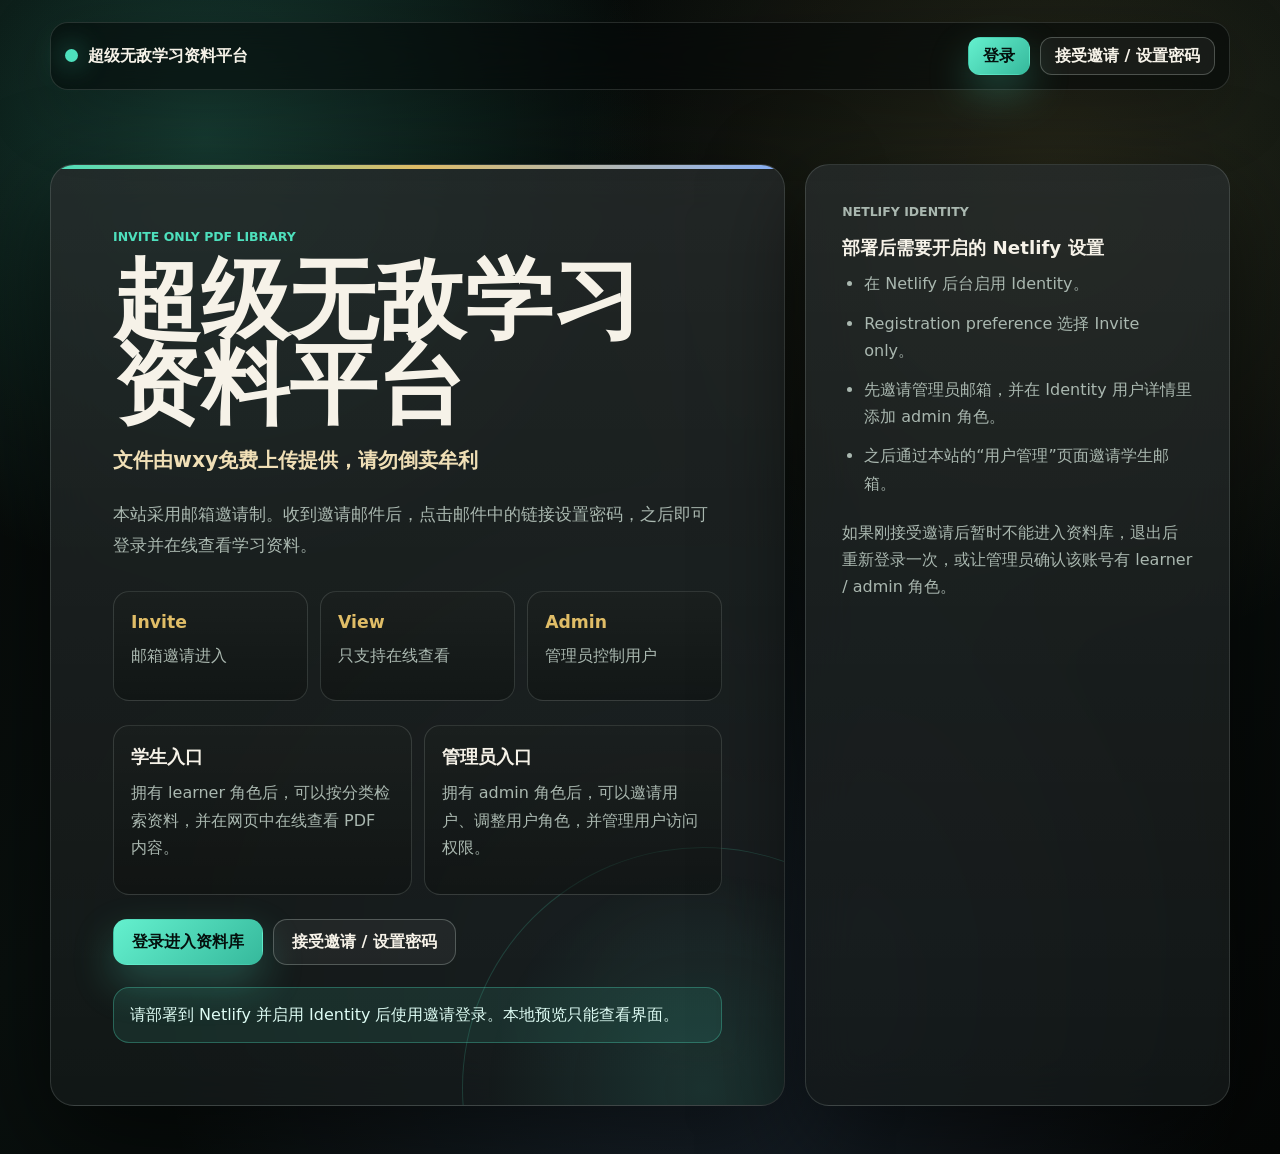
<file: index.html>
<!doctype html>
<html lang="zh-CN">
  <head>
    <meta charset="UTF-8" />
    <meta name="viewport" content="width=device-width, initial-scale=1.0" />
    <meta
      name="description"
      content="超级无敌学习资料平台，采用 Netlify Identity 邀请制登录，登录后在线查看 PDF 学习资料。"
    />
    <title>超级无敌学习资料平台</title>
    <link rel="preconnect" href="https://identity.netlify.com" />
    <link rel="dns-prefetch" href="https://identity.netlify.com" />
    <link rel="stylesheet" href="./src/styles.css" />
    <style>
      :root {
        color-scheme: dark;
        --bg: #050706;
        --ink: #f6f2e8;
        --muted: #aab8b0;
        --soft: #7e8c85;
        --line: rgba(223, 236, 226, 0.15);
        --line-strong: rgba(223, 236, 226, 0.26);
        --panel: rgba(13, 19, 18, 0.78);
        --panel-strong: rgba(18, 27, 25, 0.9);
        --green: #4ee0bd;
        --gold: #e0bd67;
        --blue: #8bb5ff;
        --shadow: 0 34px 100px rgba(0, 0, 0, 0.58);
      }

      * {
        box-sizing: border-box;
      }

      [hidden] {
        display: none !important;
      }

      html,
      body {
        margin: 0;
        min-height: 100%;
        background: var(--bg);
        color: var(--ink);
        font-family:
          Inter, ui-sans-serif, system-ui, -apple-system, BlinkMacSystemFont, "Segoe UI", "Microsoft YaHei",
          sans-serif;
      }

      body {
        background:
          radial-gradient(circle at 16% 12%, rgba(78, 224, 189, 0.24), transparent 28rem),
          radial-gradient(circle at 82% 16%, rgba(224, 189, 103, 0.14), transparent 30rem),
          radial-gradient(circle at 55% 88%, rgba(139, 181, 255, 0.16), transparent 34rem),
          linear-gradient(145deg, #050706 0%, #09100e 48%, #050706 100%);
      }

      body::before {
        content: "";
        position: fixed;
        inset: 0;
        pointer-events: none;
        background-image:
          linear-gradient(rgba(255, 255, 255, 0.035) 1px, transparent 1px),
          linear-gradient(90deg, rgba(255, 255, 255, 0.026) 1px, transparent 1px);
        background-size: 54px 54px;
        mask-image: linear-gradient(to bottom, rgba(0, 0, 0, 0.72), transparent 82%);
      }

      .auth-view {
        min-height: 100vh;
        padding: 22px;
      }

      .auth-nav {
        position: relative;
        z-index: 2;
        display: flex;
        justify-content: space-between;
        align-items: center;
        width: min(1180px, 100%);
        margin: 0 auto 18px;
        padding: 14px;
        border: 1px solid var(--line);
        border-radius: 18px;
        background: rgba(5, 8, 7, 0.58);
        box-shadow: 0 20px 70px rgba(0, 0, 0, 0.24);
        backdrop-filter: blur(20px);
      }

      .auth-nav strong {
        display: inline-flex;
        align-items: center;
        gap: 10px;
        font-size: 1rem;
      }

      .auth-nav strong span {
        width: 13px;
        height: 13px;
        border-radius: 99px;
        background: var(--green);
        box-shadow: 0 0 28px rgba(78, 224, 189, 0.9);
      }

      .auth-nav div,
      .auth-actions {
        display: flex;
        flex-wrap: wrap;
        gap: 10px;
      }

      .auth-shell {
        position: relative;
        z-index: 1;
        display: grid;
        grid-template-columns: minmax(0, 1.35fr) minmax(320px, 0.78fr);
        gap: 20px;
        width: min(1180px, 100%);
        margin: 0 auto;
      }

      .auth-card {
        border: 1px solid var(--line);
        border-radius: 24px;
        background:
          linear-gradient(180deg, rgba(255, 255, 255, 0.085), rgba(255, 255, 255, 0.025)),
          var(--panel);
        box-shadow: var(--shadow);
        backdrop-filter: blur(24px);
      }

      .hero-card {
        position: relative;
        overflow: hidden;
        padding: clamp(28px, 6vw, 62px);
      }

      .hero-card::before {
        content: "";
        position: absolute;
        inset: 0 0 auto;
        height: 4px;
        pointer-events: none;
        background: linear-gradient(90deg, var(--green), var(--gold), var(--blue));
      }

      .hero-card::after {
        content: "";
        position: absolute;
        right: -10rem;
        bottom: -14rem;
        width: 30rem;
        height: 30rem;
        border: 1px solid rgba(78, 224, 189, 0.18);
        border-radius: 999px;
        pointer-events: none;
        background: radial-gradient(circle, rgba(78, 224, 189, 0.12), transparent 64%);
      }

      .hero-card > * {
        position: relative;
        z-index: 1;
      }

      .eyebrow,
      .panel-kicker {
        margin: 0 0 12px;
        color: var(--green);
        font-size: 0.78rem;
        font-weight: 900;
        letter-spacing: 0;
        text-transform: uppercase;
      }

      h1 {
        max-width: 760px;
        margin: 0 0 18px;
        font-size: clamp(2.55rem, 7vw, 5.5rem);
        line-height: 0.96;
        letter-spacing: 0;
      }

      h2,
      h3,
      p {
        margin-top: 0;
      }

      .subtitle {
        max-width: 680px;
        margin-bottom: 22px;
        color: #f0dfb6;
        font-size: clamp(1.04rem, 2vw, 1.28rem);
        font-weight: 720;
      }

      .auth-copy {
        max-width: 720px;
        margin-bottom: 0;
        color: var(--muted);
        font-size: 1.08rem;
        line-height: 1.8;
      }

      .hero-metrics,
      .entry-grid {
        display: grid;
        grid-template-columns: repeat(3, minmax(0, 1fr));
        gap: 12px;
        margin: 30px 0 24px;
      }

      .entry-grid {
        grid-template-columns: repeat(2, minmax(0, 1fr));
        margin-top: 0;
      }

      .hero-metrics div,
      .entry-grid article {
        min-height: 110px;
        padding: 17px;
        border: 1px solid var(--line);
        border-radius: 16px;
        background:
          linear-gradient(180deg, rgba(255, 255, 255, 0.055), rgba(255, 255, 255, 0.018)),
          rgba(3, 7, 6, 0.48);
      }

      .hero-metrics strong {
        display: block;
        margin-bottom: 6px;
        color: var(--gold);
        font-size: 1.08rem;
      }

      .hero-metrics span,
      .entry-grid p,
      .setup-card p,
      .setup-card li {
        color: var(--muted);
        line-height: 1.7;
      }

      .entry-grid h2,
      .setup-card h2 {
        margin-bottom: 8px;
        font-size: 1.14rem;
      }

      .button {
        display: inline-flex;
        position: relative;
        z-index: 2;
        justify-content: center;
        align-items: center;
        min-height: 46px;
        padding: 0 18px;
        border: 1px solid transparent;
        border-radius: 14px;
        font: inherit;
        font-weight: 860;
        text-decoration: none;
        cursor: pointer;
        transition: transform 160ms ease, box-shadow 160ms ease, border-color 160ms ease, background 160ms ease;
      }

      .button:hover {
        transform: translateY(-1px);
      }

      .button.primary {
        background: linear-gradient(135deg, #64f0ce, #36b99c);
        color: #04100d;
        box-shadow: 0 18px 40px rgba(78, 224, 189, 0.28);
      }

      .button.secondary {
        border-color: var(--line-strong);
        background: rgba(255, 255, 255, 0.052);
        color: var(--ink);
      }

      .button.compact {
        min-height: 38px;
        border-radius: 12px;
        padding-inline: 14px;
      }

      .notice {
        margin: 22px 0 0;
        padding: 14px 16px;
        border: 1px solid rgba(78, 224, 189, 0.32);
        border-radius: 16px;
        background: rgba(78, 224, 189, 0.105);
        color: #defcf4;
        line-height: 1.65;
      }

      .setup-card {
        padding: clamp(24px, 4vw, 36px);
      }

      .setup-card ul {
        margin: 0 0 22px;
        padding-left: 22px;
      }

      .setup-card li {
        margin-bottom: 12px;
      }

      .invite-modal {
        position: fixed;
        inset: 0;
        z-index: 100;
        display: grid;
        place-items: start center;
        overflow: auto;
        padding: max(18px, env(safe-area-inset-top)) 14px max(24px, env(safe-area-inset-bottom));
        background: rgba(0, 0, 0, 0.62);
        backdrop-filter: blur(20px);
      }

      .invite-window {
        width: min(560px, 100%);
        max-height: calc(100dvh - 32px);
        border: 1px solid var(--line-strong);
        border-radius: 24px;
        background:
          linear-gradient(180deg, rgba(255, 255, 255, 0.095), rgba(255, 255, 255, 0.035)),
          rgba(10, 16, 15, 0.96);
        box-shadow: 0 34px 120px rgba(0, 0, 0, 0.65);
        overflow: auto;
      }

      .invite-window header {
        display: flex;
        justify-content: space-between;
        gap: 16px;
        padding: 22px 22px 14px;
        border-bottom: 1px solid var(--line);
      }

      .invite-window h2 {
        margin-bottom: 6px;
      }

      .invite-window p {
        margin-bottom: 0;
        color: var(--muted);
        line-height: 1.65;
      }

      .invite-close {
        display: inline-flex;
        justify-content: center;
        align-items: center;
        flex: 0 0 auto;
        width: 38px;
        height: 38px;
        border: 1px solid var(--line-strong);
        border-radius: 12px;
        background: rgba(255, 255, 255, 0.055);
        color: var(--ink);
        cursor: pointer;
        font: inherit;
        font-size: 1.35rem;
      }

      .invite-form {
        display: grid;
        gap: 14px;
        padding: 20px 22px 22px;
      }

      .invite-form label {
        display: grid;
        gap: 7px;
      }

      .invite-form label span {
        color: #dbe8df;
        font-weight: 800;
      }

      .invite-form input {
        width: 100%;
        min-height: 48px;
        padding: 10px 13px;
        border: 1px solid var(--line-strong);
        border-radius: 14px;
        outline: 0;
        background: rgba(0, 0, 0, 0.38);
        color: var(--ink);
        font: inherit;
        overflow: hidden;
        text-overflow: ellipsis;
      }

      .invite-form input:focus {
        border-color: rgba(78, 224, 189, 0.72);
        box-shadow: 0 0 0 4px rgba(78, 224, 189, 0.13);
      }

      .invite-grid {
        display: grid;
        grid-template-columns: repeat(2, minmax(0, 1fr));
        gap: 12px;
      }

      .invite-status {
        min-height: 24px;
        margin: 0;
        color: var(--muted);
      }

      .invite-status[data-type='error'] {
        color: #ffb0a4;
      }

      .invite-status[data-type='success'] {
        color: #91f2dc;
      }

      @media (max-width: 900px) {
        .auth-shell {
          grid-template-columns: 1fr;
        }
      }

      @media (max-width: 640px) {
        .auth-view {
          padding: 12px;
        }

        .auth-nav {
          align-items: stretch;
          flex-direction: column;
          gap: 12px;
        }

        .auth-nav div,
        .auth-actions,
        .hero-metrics,
        .entry-grid {
          display: grid;
          grid-template-columns: 1fr;
        }

        .hero-card {
          padding: 26px 20px;
        }

        .invite-grid {
          grid-template-columns: 1fr;
        }

        .invite-window {
          border-radius: 18px;
        }

        .invite-window header,
        .invite-form {
          padding-inline: 16px;
        }

        .invite-window h2 {
          font-size: 1.45rem;
        }
      }
    </style>
    <script src="./src/app.js" defer></script>
  </head>
  <body>
    <section class="auth-view" id="authView">
      <nav class="auth-nav">
        <strong><span></span>超级无敌学习资料平台</strong>
        <div>
          <button class="button primary compact" id="loginButton" type="button">登录</button>
          <button class="button secondary compact" id="acceptInviteButton" type="button">
            接受邀请 / 设置密码
          </button>
        </div>
      </nav>

      <main class="auth-shell">
        <section class="auth-card hero-card">
          <p class="eyebrow">Invite Only PDF Library</p>
          <h1>超级无敌学习资料平台</h1>
          <p class="subtitle">文件由wxy免费上传提供，请勿倒卖牟利</p>
          <p class="auth-copy">
            本站采用邮箱邀请制。收到邀请邮件后，点击邮件中的链接设置密码，之后即可登录并在线查看学习资料。
          </p>
          <div class="hero-metrics" aria-label="平台能力">
            <div>
              <strong>Invite</strong>
              <span>邮箱邀请进入</span>
            </div>
            <div>
              <strong>View</strong>
              <span>只支持在线查看</span>
            </div>
            <div>
              <strong>Admin</strong>
              <span>管理员控制用户</span>
            </div>
          </div>

          <div class="entry-grid">
            <article>
              <h2>学生入口</h2>
              <p>拥有 learner 角色后，可以按分类检索资料，并在网页中在线查看 PDF 内容。</p>
            </article>
            <article>
              <h2>管理员入口</h2>
              <p>拥有 admin 角色后，可以邀请用户、调整用户角色，并管理用户访问权限。</p>
            </article>
          </div>

          <div class="auth-actions">
            <button class="button primary" id="loginHeroButton" type="button">登录进入资料库</button>
            <button class="button secondary" id="inviteHeroButton" type="button">接受邀请 / 设置密码</button>
          </div>

          <p class="notice" id="authStatus" aria-live="polite">
            请登录；如果你是第一次进入，请先在“接受邀请 / 设置密码”处完成账号设置。
          </p>
        </section>

        <aside class="auth-card setup-card">
          <p class="panel-kicker">Netlify Identity</p>
          <h2>部署后需要开启的 Netlify 设置</h2>
          <ul>
            <li>在 Netlify 后台启用 Identity。</li>
            <li>Registration preference 选择 Invite only。</li>
            <li>先邀请管理员邮箱，并在 Identity 用户详情里添加 admin 角色。</li>
            <li>之后通过本站的“用户管理”页面邀请学生邮箱。</li>
          </ul>
          <p>
            如果刚接受邀请后暂时不能进入资料库，退出后重新登录一次，或让管理员确认该账号有
            learner / admin 角色。
          </p>
        </aside>
      </main>
    </section>

    <section class="invite-modal" id="inviteDialog" aria-labelledby="inviteDialogTitle" hidden>
      <div class="invite-window" role="dialog" aria-modal="true">
        <header>
          <div>
            <p class="panel-kicker">Accept Invitation</p>
            <h2 id="inviteDialogTitle">接受邀请 / 设置密码</h2>
            <p>从邮箱点进来会自动填入邀请码；也可以手动粘贴邀请邮件链接或邀请码。</p>
          </div>
          <button class="invite-close" id="closeInviteDialog" type="button" aria-label="关闭邀请窗口">×</button>
        </header>
        <form class="invite-form" id="inviteForm">
          <label>
            <span>邀请邮件链接</span>
            <input id="inviteLinkInput" type="url" placeholder="粘贴邀请邮件按钮里的完整链接" />
          </label>
          <label>
            <span>邀请码</span>
            <input id="inviteTokenInput" type="text" placeholder="如果链接里有 invite_token，会自动填入这里" autocomplete="one-time-code" />
          </label>
          <div class="invite-grid">
            <label>
              <span>设置密码</span>
              <input id="invitePassword" type="password" autocomplete="new-password" required />
            </label>
            <label>
              <span>再次输入密码</span>
              <input id="invitePasswordConfirm" type="password" autocomplete="new-password" required />
            </label>
          </div>
          <button class="button primary" type="submit">设置密码并完成注册</button>
          <p class="invite-status" id="inviteStatus" aria-live="polite"></p>
        </form>
      </div>
    </section>

    <section class="app-view" id="appView" hidden>
      <header class="site-header">
        <div class="shell header-grid">
          <div>
            <p class="eyebrow">Private PDF Library</p>
            <h1>超级无敌学习资料平台</h1>
            <p class="subtitle">文件由wxy免费上传提供，请勿倒卖牟利</p>
          </div>
          <div class="header-side">
            <div class="stats" aria-label="资料库统计">
              <div>
                <strong id="totalCount">0</strong>
                <span>份资料</span>
              </div>
              <div>
                <strong id="categoryCount">0</strong>
                <span>个分类</span>
              </div>
            </div>
            <div class="session-box">
              <span id="userEmail">未登录</span>
              <strong id="roleBadge">learner</strong>
            </div>
            <div class="session-actions">
              <a class="button secondary" id="contentAdminLink" href="./admin/" hidden>资料后台</a>
              <button class="button secondary" id="userAdminButton" type="button" hidden>用户管理</button>
              <button class="button secondary" id="logoutButton" type="button">退出登录</button>
            </div>
          </div>
        </div>
      </header>

      <section class="shell user-admin-panel" id="userAdminPanel" hidden>
        <div class="panel-head">
          <div>
            <h2>用户管理</h2>
            <p>邀请学生邮箱、设置 learner / admin 角色，或移除不再需要的账号。</p>
          </div>
          <button class="close-button" id="closeUserAdmin" type="button" aria-label="关闭用户管理">×</button>
        </div>

        <div class="admin-layout">
          <form class="manager-form" id="inviteUserForm">
            <h3>邀请新用户</h3>
            <label>
              <span>邮箱</span>
              <input id="inviteEmail" type="email" placeholder="student@example.com" required />
            </label>
            <label>
              <span>角色</span>
              <select id="inviteRole">
                <option value="learner">learner 学生</option>
                <option value="admin">admin 管理员</option>
              </select>
            </label>
            <button class="button primary" type="submit">发送邀请</button>
          </form>

          <div class="manager-form user-list-card">
            <div class="list-head">
              <h3>已有用户</h3>
              <button class="button secondary compact" id="refreshUsers" type="button">刷新</button>
            </div>
            <div class="user-list" id="userList"></div>
          </div>
        </div>
        <p class="form-status" id="userAdminStatus" aria-live="polite"></p>
      </section>

      <main class="shell page-layout">
        <aside class="filter-panel" aria-label="分类筛选">
          <div class="panel-head">
            <h2>分类</h2>
          </div>
          <nav class="category-list" id="categoryList"></nav>
        </aside>

        <section class="content-area" aria-labelledby="libraryTitle">
          <div class="toolbar">
            <div>
              <h2 id="libraryTitle">全部资料</h2>
              <p id="resultSummary">正在载入资料...</p>
            </div>
            <label class="search-box">
              <span class="search-icon" aria-hidden="true">⌕</span>
              <input
                id="searchInput"
                type="search"
                autocomplete="off"
                placeholder="搜索标题、简介或标签"
              />
            </label>
          </div>

          <section class="viewer-panel" id="viewerPanel" hidden>
            <div class="viewer-head">
              <div>
                <h3 id="viewerTitle">在线查看</h3>
                <p id="viewerMeta"></p>
              </div>
              <div class="viewer-actions">
                <button class="viewer-action-button" id="fullscreenViewer" type="button" aria-label="全屏查看 PDF">
                  全屏查看
                </button>
                <button class="close-button" id="closeViewer" type="button" aria-label="关闭预览">×</button>
              </div>
            </div>
            <div class="pdf-canvas-viewer" id="pdfViewer" role="document" aria-label="PDF 在线预览"></div>
          </section>

          <div class="pdf-grid" id="pdfGrid" aria-live="polite"></div>
          <div class="empty-state" id="emptyState" hidden>
            <h3>没有找到匹配的 PDF</h3>
            <p>可以调整搜索词或切换分类。</p>
          </div>
        </section>
      </main>
    </section>
  </body>
</html>
</file>
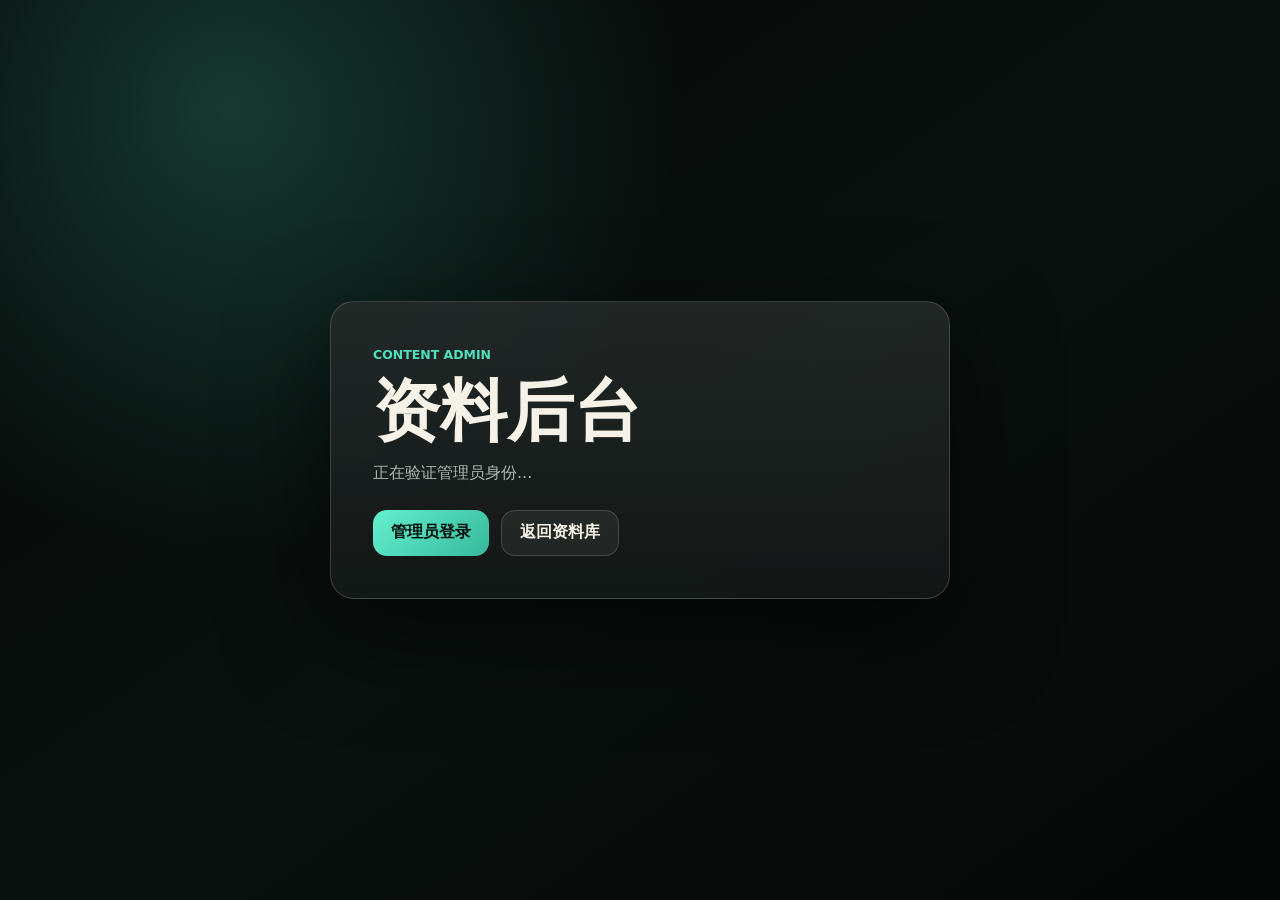
<file: admin/index.html>
<!doctype html>
<html lang="zh-CN">
  <head>
    <meta charset="UTF-8" />
    <meta name="viewport" content="width=device-width, initial-scale=1.0" />
    <meta name="robots" content="noindex" />
    <title>资料后台 - 超级无敌学习资料平台</title>
    <link href="./config.yml" type="text/yaml" rel="cms-config-url" />
    <style>
      :root {
        color-scheme: dark;
        --bg: #050706;
        --ink: #f6f2e8;
        --muted: #aab8b0;
        --line: rgba(223, 236, 226, 0.18);
        --panel: rgba(13, 19, 18, 0.86);
        --green: #4ee0bd;
      }

      * {
        box-sizing: border-box;
      }

      body {
        margin: 0;
        min-height: 100vh;
        background:
          radial-gradient(circle at 18% 12%, rgba(78, 224, 189, 0.22), transparent 28rem),
          linear-gradient(145deg, #050706 0%, #09100e 52%, #050706 100%);
        color: var(--ink);
        font-family:
          Inter, ui-sans-serif, system-ui, -apple-system, BlinkMacSystemFont, "Segoe UI", "Microsoft YaHei",
          sans-serif;
      }

      .gate {
        display: grid;
        place-items: center;
        min-height: 100vh;
        padding: 24px;
      }

      .gate-card {
        width: min(620px, 100%);
        padding: clamp(24px, 6vw, 42px);
        border: 1px solid var(--line);
        border-radius: 24px;
        background:
          linear-gradient(180deg, rgba(255, 255, 255, 0.085), rgba(255, 255, 255, 0.025)),
          var(--panel);
        box-shadow: 0 34px 100px rgba(0, 0, 0, 0.58);
      }

      .eyebrow {
        margin: 0 0 12px;
        color: var(--green);
        font-size: 0.78rem;
        font-weight: 900;
        text-transform: uppercase;
      }

      h1 {
        margin: 0 0 14px;
        font-size: clamp(2rem, 8vw, 4.2rem);
        line-height: 0.96;
      }

      p,
      li {
        color: var(--muted);
        line-height: 1.8;
      }

      .actions {
        display: flex;
        flex-wrap: wrap;
        gap: 12px;
        margin-top: 22px;
      }

      button,
      a {
        display: inline-flex;
        align-items: center;
        justify-content: center;
        min-height: 46px;
        padding: 0 18px;
        border: 1px solid var(--line);
        border-radius: 14px;
        background: rgba(255, 255, 255, 0.06);
        color: var(--ink);
        font: inherit;
        font-weight: 850;
        text-decoration: none;
        cursor: pointer;
      }

      .primary {
        border: 0;
        background: linear-gradient(135deg, #64f0ce, #36b99c);
        color: #04100d;
      }
    </style>
  </head>
  <body>
    <main class="gate" id="gate">
      <section class="gate-card">
        <p class="eyebrow">Content Admin</p>
        <h1>资料后台</h1>
        <p id="status">正在验证管理员身份...</p>
        <ul id="help" hidden>
          <li>如果看到 Git Gateway 报错，请在 Netlify 后台开启 Identity 里的 Git Gateway。</li>
          <li>确认这个站点是从 GitHub 仓库部署，而不是拖拽 zip 部署。</li>
          <li>如果 GitHub 默认分支不是 main，请把 admin/config.yml 里的 branch 改成你的分支名。</li>
          <li>为避免 PDF 损坏，请先在 GitHub 的 public/pdfs/ 目录上传 PDF，再在后台填写 PDF 路径。</li>
        </ul>
        <div class="actions">
          <button class="primary" id="loginButton" type="button" hidden>管理员登录</button>
          <a href="../">返回资料库</a>
        </div>
      </section>
    </main>

    <script src="https://identity.netlify.com/v1/netlify-identity-widget.js"></script>
    <script>
      const statusEl = document.querySelector('#status');
      const helpEl = document.querySelector('#help');
      const gateEl = document.querySelector('#gate');
      const loginButton = document.querySelector('#loginButton');
      const DEVICE_SESSION_URL = '/.netlify/functions/device-session';
      let cmsLoaded = false;
      let deviceSessionTimer = null;
      let currentUser = null;
      let currentSessionId = '';

      loginButton.addEventListener('click', () => {
        window.netlifyIdentity.open('login');
      });

      window.netlifyIdentity.on('init', handleUser);
      window.netlifyIdentity.on('login', (user) => {
        window.netlifyIdentity.close();
        handleUser(user);
      });
      window.netlifyIdentity.on('logout', () => {
        stopDeviceSessionMonitor();
        currentUser = null;
        currentSessionId = '';
        statusEl.textContent = '请先使用 admin 账号登录，登录后才能管理 PDF 文件和分类。';
        loginButton.hidden = false;
        helpEl.hidden = false;
      });
      window.netlifyIdentity.init();

      function handleUser(user) {
        if (!user) {
          statusEl.textContent = '请先使用 admin 账号登录，登录后才能管理 PDF 文件和分类。';
          loginButton.hidden = false;
          helpEl.hidden = false;
          return;
        }

        if (!getRoles(user).includes('admin')) {
          statusEl.textContent = '当前账号没有 admin 角色，不能进入资料后台。';
          loginButton.hidden = true;
          helpEl.hidden = false;
          return;
        }

        currentUser = user;
        registerDeviceSession(user)
          .then(() => {
            startDeviceSessionMonitor();
            loadCms();
          })
          .catch((error) => {
            statusEl.textContent = error.message || '设备登录校验失败，请稍后重试。';
            loginButton.hidden = false;
            helpEl.hidden = false;
          });
      }

      function getRoles(user) {
        const roles =
          user?.app_metadata?.roles ||
          user?.app_metadata?.authorization?.roles ||
          user?.user_metadata?.roles ||
          [];
        return Array.isArray(roles) ? roles : [];
      }

      function loadCms() {
        if (cmsLoaded) return;
        cmsLoaded = true;
        statusEl.textContent = '正在打开资料编辑器...';
        helpEl.hidden = false;

        const script = document.createElement('script');
        script.src = 'https://unpkg.com/decap-cms@^3.6.0/dist/decap-cms.js';
        script.onload = () => {
          gateEl.remove();
        };
        script.onerror = () => {
          cmsLoaded = false;
          statusEl.textContent = '资料编辑器加载失败，请检查网络后刷新页面。';
          helpEl.hidden = false;
        };
        document.body.appendChild(script);
      }

      function getDeviceSessionId(user) {
        const userId = user?.sub || user?.id || user?.email || 'unknown-user';
        const key = `pdf-library-device-session:${userId}`;
        let sessionId = localStorage.getItem(key);
        if (!sessionId) {
          sessionId = createSessionId();
          localStorage.setItem(key, sessionId);
        }
        return sessionId;
      }

      function createSessionId() {
        if (window.crypto && typeof window.crypto.randomUUID === 'function') {
          return window.crypto.randomUUID();
        }
        return `${Date.now().toString(36)}-${Math.random().toString(36).slice(2)}-${Math.random()
          .toString(36)
          .slice(2)}`;
      }

      async function registerDeviceSession(user) {
        currentSessionId = getDeviceSessionId(user);
        await sendDeviceSessionRequest('register');
      }

      function startDeviceSessionMonitor() {
        stopDeviceSessionMonitor();
        deviceSessionTimer = window.setInterval(checkDeviceSession, 30000);
      }

      function stopDeviceSessionMonitor() {
        if (deviceSessionTimer) {
          window.clearInterval(deviceSessionTimer);
          deviceSessionTimer = null;
        }
      }

      async function checkDeviceSession() {
        if (!currentUser || !currentSessionId) return;
        try {
          await sendDeviceSessionRequest('check');
        } catch (error) {
          if (error.status === 409) {
            statusEl.textContent = '该账号已在另一台设备登录，本设备已自动退出。';
            stopDeviceSessionMonitor();
            window.netlifyIdentity.logout();
          }
        }
      }

      async function sendDeviceSessionRequest(action) {
        const token = await currentUser.jwt();
        let response;
        let data = {};

        try {
          response = await fetch(DEVICE_SESSION_URL, {
            method: 'POST',
            headers: {
              Authorization: `Bearer ${token}`,
              'Content-Type': 'application/json',
            },
            body: JSON.stringify({
              action,
              sessionId: currentSessionId,
            }),
          });
          data = await response.json().catch(() => ({}));
        } catch (error) {
          console.warn('Device session service is unavailable.', error);
          return { active: true, limited: false };
        }

        if (!response.ok) {
          const error = new Error(data.error || '设备会话校验失败。');
          error.status = response.status;
          if (response.status !== 409) {
            console.warn('Device session check was skipped.', error);
            return { active: true, limited: false };
          }
          throw error;
        }
        return data;
      }
    </script>
  </body>
</html>
</file>
<file: src/styles.css>
:root {
  color-scheme: dark;
  --bg: #060807;
  --bg-2: #0b1110;
  --panel: rgba(18, 25, 24, 0.82);
  --panel-solid: #121918;
  --panel-soft: #182321;
  --panel-deep: #0c1110;
  --text: #f4f1e8;
  --muted: #aeb8b2;
  --faint: #76847d;
  --line: rgba(203, 218, 209, 0.14);
  --line-strong: rgba(203, 218, 209, 0.24);
  --accent: #48d6b5;
  --accent-2: #d8b45a;
  --accent-3: #7aa7ff;
  --danger: #ff8e7e;
  --shadow: 0 26px 80px rgba(0, 0, 0, 0.46);
  --radius: 8px;
}

* {
  box-sizing: border-box;
}

[hidden] {
  display: none !important;
}

html {
  background: var(--bg);
}

body {
  margin: 0;
  min-height: 100vh;
  background:
    linear-gradient(135deg, rgba(72, 214, 181, 0.16), transparent 28rem),
    radial-gradient(circle at 82% 10%, rgba(216, 180, 90, 0.12), transparent 24rem),
    radial-gradient(circle at 42% 88%, rgba(122, 167, 255, 0.13), transparent 28rem),
    linear-gradient(180deg, #070a09 0%, #0b100f 44%, #070908 100%);
  color: var(--text);
  font-family:
    Inter, ui-sans-serif, system-ui, -apple-system, BlinkMacSystemFont, "Segoe UI", "Microsoft YaHei",
    sans-serif;
  line-height: 1.55;
}

body::before {
  content: "";
  position: fixed;
  inset: 0;
  z-index: -1;
  pointer-events: none;
  background-image:
    linear-gradient(rgba(255, 255, 255, 0.025) 1px, transparent 1px),
    linear-gradient(90deg, rgba(255, 255, 255, 0.018) 1px, transparent 1px);
  background-size: 48px 48px;
  mask-image: linear-gradient(to bottom, rgba(0, 0, 0, 0.72), transparent 78%);
}

button,
input,
select {
  font: inherit;
}

button {
  cursor: pointer;
}

h1,
h2,
h3,
p {
  margin-top: 0;
}

.shell,
.auth-shell,
.auth-nav {
  width: min(1200px, calc(100% - 36px));
  margin-inline: auto;
}

.button {
  display: inline-flex;
  justify-content: center;
  align-items: center;
  min-height: 44px;
  padding: 0 18px;
  border: 1px solid transparent;
  border-radius: var(--radius);
  color: var(--text);
  font-weight: 850;
  letter-spacing: 0;
  text-decoration: none;
  transition:
    transform 160ms ease,
    border-color 160ms ease,
    background 160ms ease,
    box-shadow 160ms ease;
}

.button:hover {
  transform: translateY(-1px);
}

.button.primary {
  background: linear-gradient(135deg, #5ce4c4, #30ad92);
  color: #06100d;
  box-shadow: 0 16px 34px rgba(72, 214, 181, 0.24);
}

.button.primary:hover {
  box-shadow: 0 20px 40px rgba(72, 214, 181, 0.32);
}

.button.secondary {
  background: rgba(255, 255, 255, 0.045);
  border-color: var(--line-strong);
  color: #ebe9df;
}

.button.secondary:hover {
  border-color: rgba(72, 214, 181, 0.55);
  background: rgba(72, 214, 181, 0.09);
}

.button.compact {
  min-height: 38px;
  padding-inline: 14px;
}

.auth-view {
  min-height: 100vh;
  padding-bottom: 48px;
}

.auth-nav {
  position: sticky;
  top: 0;
  z-index: 20;
  display: flex;
  justify-content: space-between;
  align-items: center;
  padding: 22px 0 14px;
  backdrop-filter: blur(20px);
}

.auth-nav strong {
  display: inline-flex;
  align-items: center;
  gap: 10px;
  font-size: 1.02rem;
}

.auth-nav strong span {
  width: 12px;
  height: 12px;
  border-radius: 99px;
  background: var(--accent);
  box-shadow: 0 0 28px rgba(72, 214, 181, 0.9);
}

.auth-nav div,
.auth-actions,
.session-actions {
  display: flex;
  flex-wrap: wrap;
  gap: 10px;
}

.auth-nav div {
  justify-content: flex-end;
}

.auth-shell {
  display: grid;
  grid-template-columns: minmax(0, 1.35fr) minmax(320px, 0.78fr);
  gap: 20px;
  align-items: stretch;
  padding: 56px 0 26px;
}

.auth-card,
.site-header,
.user-admin-panel,
.filter-panel,
.viewer-panel,
.pdf-card,
.manager-form,
.stats div,
.session-box,
.empty-state {
  border: 1px solid var(--line);
  border-radius: var(--radius);
  background:
    linear-gradient(180deg, rgba(255, 255, 255, 0.07), rgba(255, 255, 255, 0.025)),
    var(--panel);
  box-shadow: var(--shadow);
  backdrop-filter: blur(18px);
}

.hero-card {
  position: relative;
  overflow: hidden;
  padding: clamp(28px, 5.5vw, 56px);
}

.hero-card::after {
  content: "";
  position: absolute;
  right: -140px;
  bottom: -160px;
  width: 360px;
  height: 360px;
  border: 1px solid rgba(72, 214, 181, 0.18);
  border-radius: 999px;
  pointer-events: none;
  background: radial-gradient(circle, rgba(72, 214, 181, 0.14), transparent 64%);
}

.hero-card > * {
  position: relative;
  z-index: 1;
}

.setup-card {
  align-self: stretch;
  padding: clamp(24px, 4vw, 36px);
}

.eyebrow,
.panel-kicker {
  margin-bottom: 10px;
  color: var(--accent);
  font-size: 0.78rem;
  font-weight: 900;
  letter-spacing: 0;
  text-transform: uppercase;
}

h1 {
  max-width: 780px;
  margin-bottom: 14px;
  font-size: clamp(2.5rem, 6.4vw, 5.25rem);
  line-height: 0.98;
  letter-spacing: 0;
}

.subtitle {
  max-width: 720px;
  margin-bottom: 20px;
  color: #e7dfc8;
  font-size: clamp(1rem, 2vw, 1.22rem);
  font-weight: 650;
}

.auth-copy {
  max-width: 730px;
  margin-bottom: 0;
  color: var(--muted);
  font-size: 1.05rem;
}

.hero-metrics {
  display: grid;
  grid-template-columns: repeat(3, minmax(0, 1fr));
  gap: 10px;
  margin: 28px 0 24px;
}

.hero-metrics div,
.entry-grid article {
  min-height: 108px;
  padding: 16px;
  border: 1px solid var(--line);
  border-radius: var(--radius);
  background: rgba(7, 11, 10, 0.5);
}

.hero-metrics strong {
  display: block;
  margin-bottom: 6px;
  color: var(--accent-2);
  font-size: 1.05rem;
}

.hero-metrics span,
.entry-grid p,
.setup-card p,
.setup-card li {
  color: var(--muted);
}

.entry-grid {
  display: grid;
  grid-template-columns: repeat(2, minmax(0, 1fr));
  gap: 12px;
  margin: 0 0 24px;
}

.entry-grid h2,
.setup-card h2 {
  margin-bottom: 8px;
  font-size: 1.08rem;
}

.notice {
  margin: 18px 0 0;
  padding: 14px 16px;
  border: 1px solid rgba(72, 214, 181, 0.3);
  border-radius: var(--radius);
  background: rgba(72, 214, 181, 0.1);
  color: #dffcf4;
}

.notice[data-type='error'],
.form-status[data-type='error'] {
  color: var(--danger);
}

.notice[data-type='success'],
.form-status[data-type='success'] {
  color: #8cf1d9;
}

.setup-card ul {
  margin: 0 0 22px;
  padding-left: 22px;
}

.setup-card li {
  margin-bottom: 10px;
}

.site-header {
  margin: 20px auto 0;
  width: min(1200px, calc(100% - 36px));
}

.header-grid {
  display: grid;
  grid-template-columns: minmax(0, 1fr) minmax(280px, 340px);
  gap: 24px;
  align-items: end;
  padding: clamp(24px, 4vw, 42px);
}

.header-side {
  display: grid;
  gap: 12px;
}

.stats {
  display: grid;
  grid-template-columns: repeat(2, minmax(0, 1fr));
  gap: 10px;
}

.stats div {
  min-height: 92px;
  padding: 16px;
  background: rgba(7, 11, 10, 0.42);
  box-shadow: none;
}

.stats strong {
  display: block;
  color: var(--accent-2);
  font-size: 2rem;
  line-height: 1;
}

.stats span {
  display: block;
  margin-top: 9px;
  color: var(--muted);
}

.session-box {
  display: flex;
  justify-content: space-between;
  gap: 10px;
  align-items: center;
  padding: 12px;
  background: rgba(7, 11, 10, 0.42);
  box-shadow: none;
}

.session-box span {
  min-width: 0;
  overflow: hidden;
  color: var(--muted);
  text-overflow: ellipsis;
  white-space: nowrap;
}

.session-box strong {
  flex: 0 0 auto;
  padding: 3px 10px;
  border: 1px solid rgba(72, 214, 181, 0.24);
  border-radius: 999px;
  color: var(--accent);
  background: rgba(72, 214, 181, 0.1);
}

.session-actions {
  display: grid;
  grid-template-columns: repeat(2, minmax(0, 1fr));
}

.session-actions .button:only-child {
  grid-column: 1 / -1;
}

.user-admin-panel {
  margin-top: 20px;
  padding: 18px;
}

.panel-head,
.toolbar,
.card-top,
.card-actions,
.viewer-head,
.list-head {
  display: flex;
  align-items: center;
}

.panel-head,
.toolbar,
.viewer-head,
.list-head {
  justify-content: space-between;
  gap: 16px;
}

.panel-head h2,
.toolbar h2,
.viewer-head h3,
.list-head h3 {
  margin-bottom: 0;
}

.panel-head p,
.viewer-head p,
#resultSummary {
  margin: 6px 0 0;
  color: var(--faint);
  font-size: 0.94rem;
}

.close-button,
.ghost-button,
.viewer-action-button {
  border: 1px solid var(--line-strong);
  background: rgba(255, 255, 255, 0.04);
  color: var(--text);
  border-radius: var(--radius);
}

.close-button {
  display: inline-flex;
  justify-content: center;
  align-items: center;
  width: 38px;
  height: 38px;
  font-size: 1.35rem;
  line-height: 1;
}

.ghost-button {
  min-height: 34px;
  padding: 0 12px;
  color: var(--accent);
  font-weight: 850;
}

.viewer-actions {
  display: flex;
  align-items: center;
  gap: 10px;
}

.viewer-action-button {
  min-height: 38px;
  padding: 0 12px;
  color: var(--accent);
  font-weight: 850;
}

.admin-layout {
  display: grid;
  grid-template-columns: minmax(260px, 0.72fr) minmax(0, 1.28fr);
  gap: 16px;
  margin-top: 16px;
}

.manager-form {
  display: grid;
  gap: 12px;
  padding: 16px;
  background: rgba(7, 11, 10, 0.42);
  box-shadow: none;
}

.manager-form h3 {
  margin-bottom: 0;
}

.manager-form label {
  display: grid;
  gap: 6px;
}

.manager-form label span {
  color: var(--muted);
  font-size: 0.86rem;
  font-weight: 850;
}

.manager-form input,
.manager-form select,
.search-box input {
  width: 100%;
  min-height: 42px;
  padding: 9px 11px;
  border: 1px solid var(--line-strong);
  border-radius: var(--radius);
  outline: 0;
  background: rgba(1, 4, 4, 0.62);
  color: var(--text);
}

.manager-form input::placeholder,
.search-box input::placeholder {
  color: #6e7b75;
}

.manager-form input:focus,
.manager-form select:focus,
.search-box:focus-within {
  border-color: rgba(72, 214, 181, 0.72);
  box-shadow: 0 0 0 4px rgba(72, 214, 181, 0.13);
}

.form-status {
  min-height: 22px;
  margin: 12px 0 0;
  color: var(--muted);
  font-size: 0.92rem;
}

.user-list {
  display: grid;
  gap: 10px;
  max-height: 420px;
  overflow: auto;
}

.user-row {
  display: grid;
  grid-template-columns: minmax(0, 1fr) 140px auto;
  gap: 10px;
  align-items: center;
  padding: 12px;
  border: 1px solid var(--line);
  border-radius: var(--radius);
  background: rgba(255, 255, 255, 0.035);
}

.user-row strong,
.user-row span {
  display: block;
  min-width: 0;
  overflow: hidden;
  text-overflow: ellipsis;
  white-space: nowrap;
}

.user-row span,
.muted {
  color: var(--faint);
  font-size: 0.86rem;
}

.page-layout {
  display: grid;
  grid-template-columns: 260px minmax(0, 1fr);
  gap: 22px;
  padding: 22px 0 48px;
}

.filter-panel {
  align-self: start;
  position: sticky;
  top: 18px;
  padding: 18px;
}

.category-list {
  display: grid;
  gap: 8px;
  margin-top: 14px;
}

.category-button {
  display: flex;
  justify-content: space-between;
  align-items: center;
  width: 100%;
  min-height: 44px;
  padding: 9px 10px;
  border: 1px solid transparent;
  border-radius: var(--radius);
  background: transparent;
  color: #d6ddd8;
  text-align: left;
}

.category-button:hover {
  border-color: var(--line);
  background: rgba(255, 255, 255, 0.04);
}

.category-button.active {
  border-color: rgba(72, 214, 181, 0.4);
  background: rgba(72, 214, 181, 0.12);
  color: var(--accent);
  font-weight: 900;
}

.category-button strong {
  min-width: 30px;
  padding: 2px 8px;
  border-radius: 999px;
  background: rgba(255, 255, 255, 0.07);
  color: var(--text);
  text-align: center;
}

.content-area {
  min-width: 0;
}

.toolbar {
  margin-bottom: 18px;
  padding: 14px 0 2px;
}

.search-box {
  display: flex;
  align-items: center;
  width: min(390px, 100%);
  min-height: 46px;
  padding: 0 13px;
  border: 1px solid var(--line);
  border-radius: var(--radius);
  background: rgba(18, 25, 24, 0.72);
}

.search-icon {
  margin-right: 8px;
  color: var(--accent-2);
  font-size: 1.18rem;
}

.search-box input {
  min-height: auto;
  padding: 0;
  border: 0;
  background: transparent;
}

.viewer-panel {
  margin-bottom: 18px;
  overflow: hidden;
}

.viewer-panel:fullscreen,
.viewer-panel.fullscreen-fallback {
  position: fixed;
  inset: 0;
  z-index: 200;
  display: flex;
  flex-direction: column;
  width: 100vw;
  height: 100dvh;
  margin: 0;
  border-radius: 0;
  background: #050706;
}

.viewer-panel:-webkit-full-screen {
  display: flex;
  flex-direction: column;
  width: 100vw;
  height: 100vh;
  margin: 0;
  border-radius: 0;
  background: #050706;
}

.viewer-head {
  padding: 16px;
  border-bottom: 1px solid var(--line);
  background: rgba(255, 255, 255, 0.025);
}

#pdfViewer {
  display: grid;
  gap: 18px;
  width: 100%;
  height: min(74vh, 780px);
  padding: 16px;
  overflow: auto;
  background:
    radial-gradient(circle at top, rgba(72, 214, 181, 0.08), transparent 22rem),
    #050706;
}

.pdf-page-canvas {
  display: block;
  max-width: 100%;
  height: auto;
  margin: 0 auto;
  border-radius: 6px;
  background: #ffffff;
  box-shadow: 0 18px 46px rgba(0, 0, 0, 0.45);
}

.viewer-message {
  align-self: center;
  justify-self: center;
  margin: 0;
  padding: 18px;
  color: var(--muted);
  text-align: center;
}

.viewer-message.error {
  color: var(--danger);
}

.pdf-fallback-frame {
  display: block;
  width: 100%;
  height: 100%;
  min-height: 680px;
  border: 0;
  border-radius: 8px;
  background: #ffffff;
}

.viewer-panel:fullscreen #pdfViewer,
.viewer-panel.fullscreen-fallback #pdfViewer {
  flex: 1;
  height: auto;
  min-height: 0;
  padding: 0;
}

.viewer-panel:fullscreen .pdf-fallback-frame,
.viewer-panel.fullscreen-fallback .pdf-fallback-frame,
.viewer-panel:-webkit-full-screen .pdf-fallback-frame {
  flex: 1;
  min-height: 0;
  border-radius: 0;
}

.viewer-panel:-webkit-full-screen #pdfViewer {
  flex: 1;
  height: auto;
  min-height: 0;
  padding: 0;
}

.pdf-grid {
  display: grid;
  grid-template-columns: repeat(3, minmax(0, 1fr));
  gap: 16px;
}

.pdf-card {
  position: relative;
  display: flex;
  flex-direction: column;
  min-height: 338px;
  padding: 18px;
  overflow: hidden;
}

.pdf-card::before {
  content: "";
  position: absolute;
  inset: 0 0 auto;
  height: 3px;
  pointer-events: none;
  background: linear-gradient(90deg, var(--accent), var(--accent-2));
  opacity: 0.86;
}

.card-top {
  justify-content: space-between;
  gap: 10px;
  margin-bottom: 16px;
}

.file-badge,
.category-pill,
.tag-list span {
  display: inline-flex;
  align-items: center;
  min-height: 26px;
  border-radius: 999px;
  font-size: 0.78rem;
  font-weight: 900;
  white-space: nowrap;
}

.file-badge {
  padding: 0 9px;
  border: 1px solid rgba(216, 180, 90, 0.22);
  background: rgba(216, 180, 90, 0.12);
  color: #f1d992;
}

.category-pill {
  max-width: 62%;
  padding: 0 10px;
  overflow: hidden;
  border: 1px solid rgba(72, 214, 181, 0.24);
  background: rgba(72, 214, 181, 0.11);
  color: var(--accent);
  text-overflow: ellipsis;
}

.pdf-card h3 {
  margin-bottom: 10px;
  font-size: 1.13rem;
  line-height: 1.32;
}

.description {
  display: -webkit-box;
  min-height: 72px;
  margin-bottom: 16px;
  overflow: hidden;
  color: var(--muted);
  -webkit-box-orient: vertical;
  -webkit-line-clamp: 3;
}

.meta-list {
  display: grid;
  gap: 10px;
  margin: 0 0 14px;
  padding: 0;
}

.meta-list div {
  display: flex;
  justify-content: space-between;
  gap: 14px;
  padding-bottom: 10px;
  border-bottom: 1px solid var(--line);
}

.meta-list dt {
  color: var(--faint);
  font-size: 0.86rem;
}

.meta-list dd {
  margin: 0;
  color: var(--text);
  font-weight: 850;
  text-align: right;
}

.tag-list {
  display: flex;
  flex-wrap: wrap;
  gap: 6px;
  min-height: 32px;
  margin-bottom: 18px;
}

.tag-list span {
  padding: 0 9px;
  background: rgba(216, 180, 90, 0.12);
  color: #f1d992;
}

.card-actions {
  margin-top: auto;
}

.card-actions .button {
  width: 100%;
}

.empty-state {
  padding: 42px 20px;
  border-style: dashed;
  text-align: center;
}

.empty-state p {
  margin-bottom: 0;
  color: var(--muted);
}

@media (max-width: 1060px) {
  .auth-shell,
  .header-grid,
  .page-layout,
  .admin-layout {
    grid-template-columns: 1fr;
  }

  .filter-panel {
    position: static;
  }

  .category-list {
    grid-template-columns: repeat(2, minmax(0, 1fr));
  }

  .pdf-grid {
    grid-template-columns: repeat(2, minmax(0, 1fr));
  }
}

@media (max-width: 700px) {
  .shell,
  .auth-shell,
  .auth-nav,
  .site-header {
    width: min(100% - 22px, 1200px);
  }

  .auth-nav {
    align-items: stretch;
    flex-direction: column;
    gap: 12px;
  }

  .auth-nav div,
  .auth-actions {
    display: grid;
    grid-template-columns: 1fr;
  }

  .hero-metrics,
  .entry-grid,
  .stats,
  .session-actions,
  .category-list,
  .pdf-grid,
  .user-row {
    grid-template-columns: 1fr;
  }

  .toolbar,
  .panel-head,
  .viewer-head {
    align-items: stretch;
    flex-direction: column;
  }

  .viewer-actions {
    display: grid;
    grid-template-columns: 1fr auto;
  }

  .search-box {
    width: 100%;
  }

  .pdf-card {
    min-height: auto;
  }

  #pdfViewer {
    height: 66vh;
  }
}
</file>
